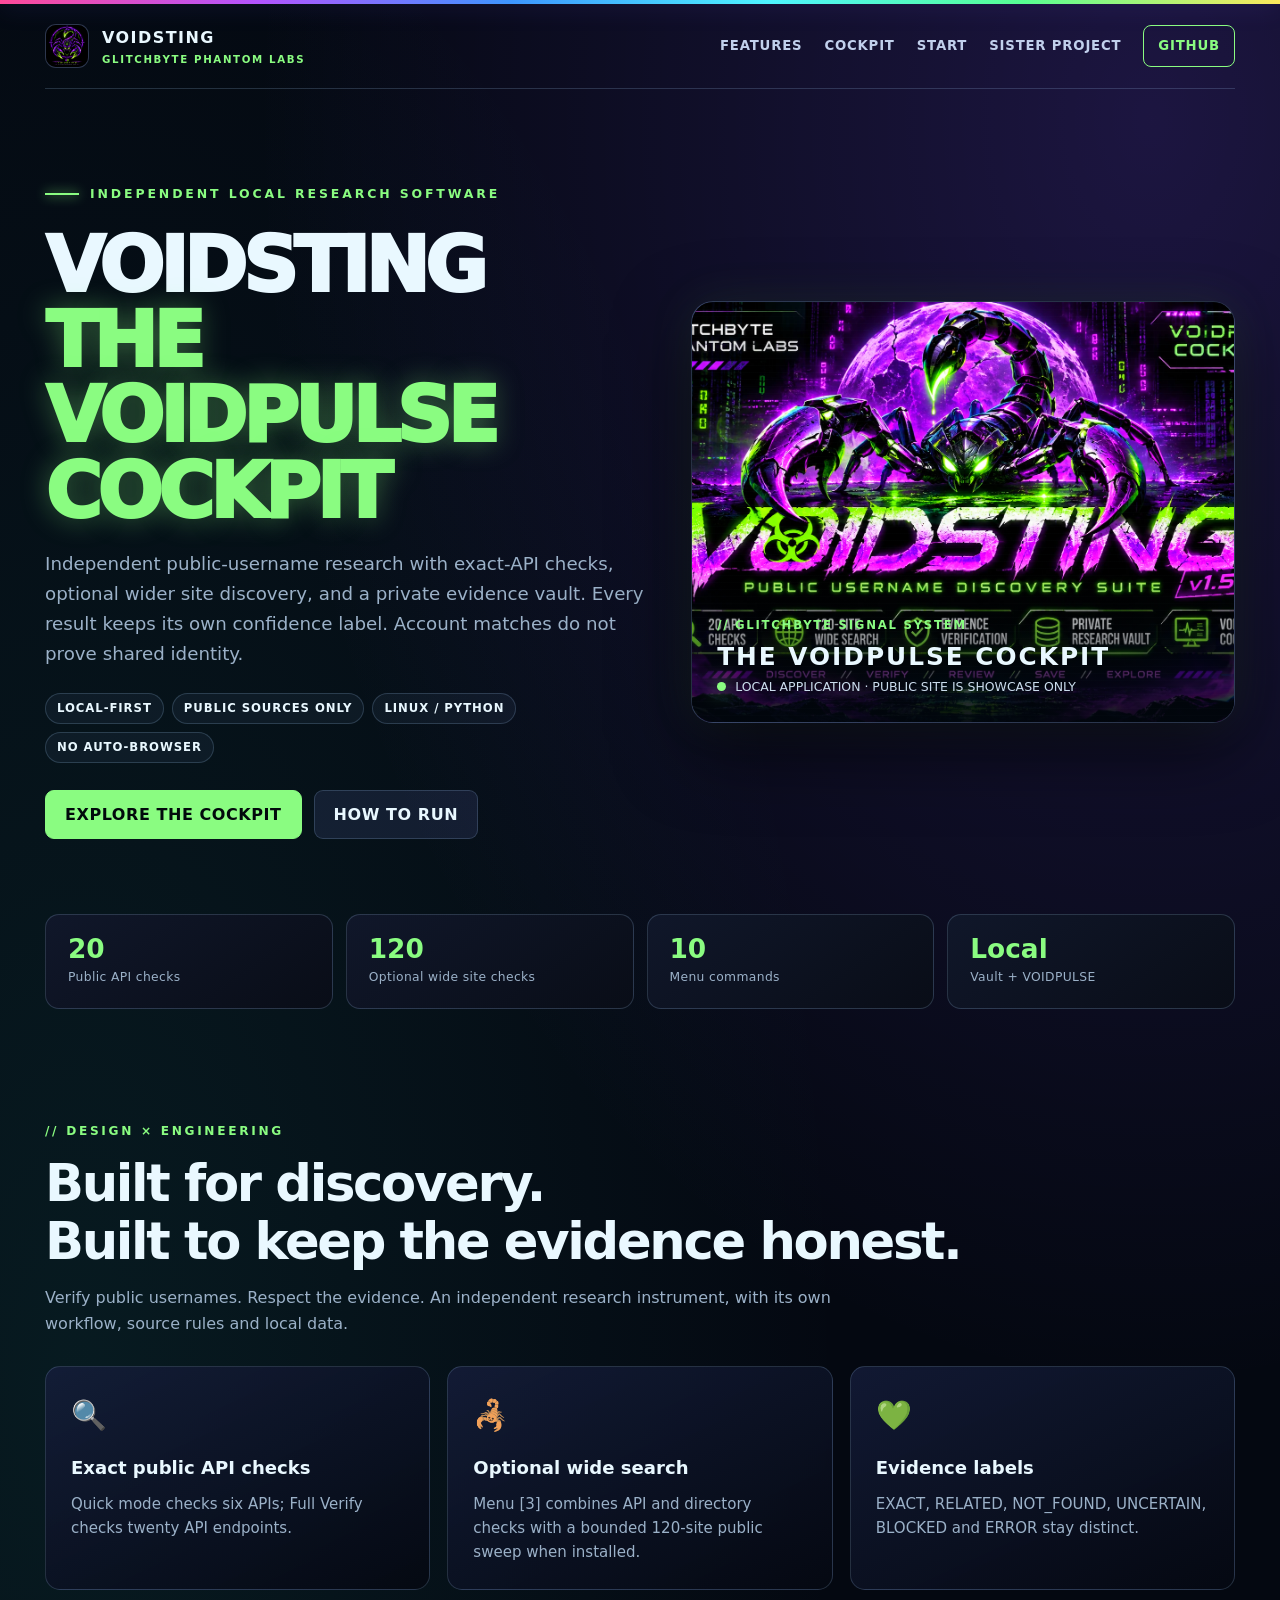
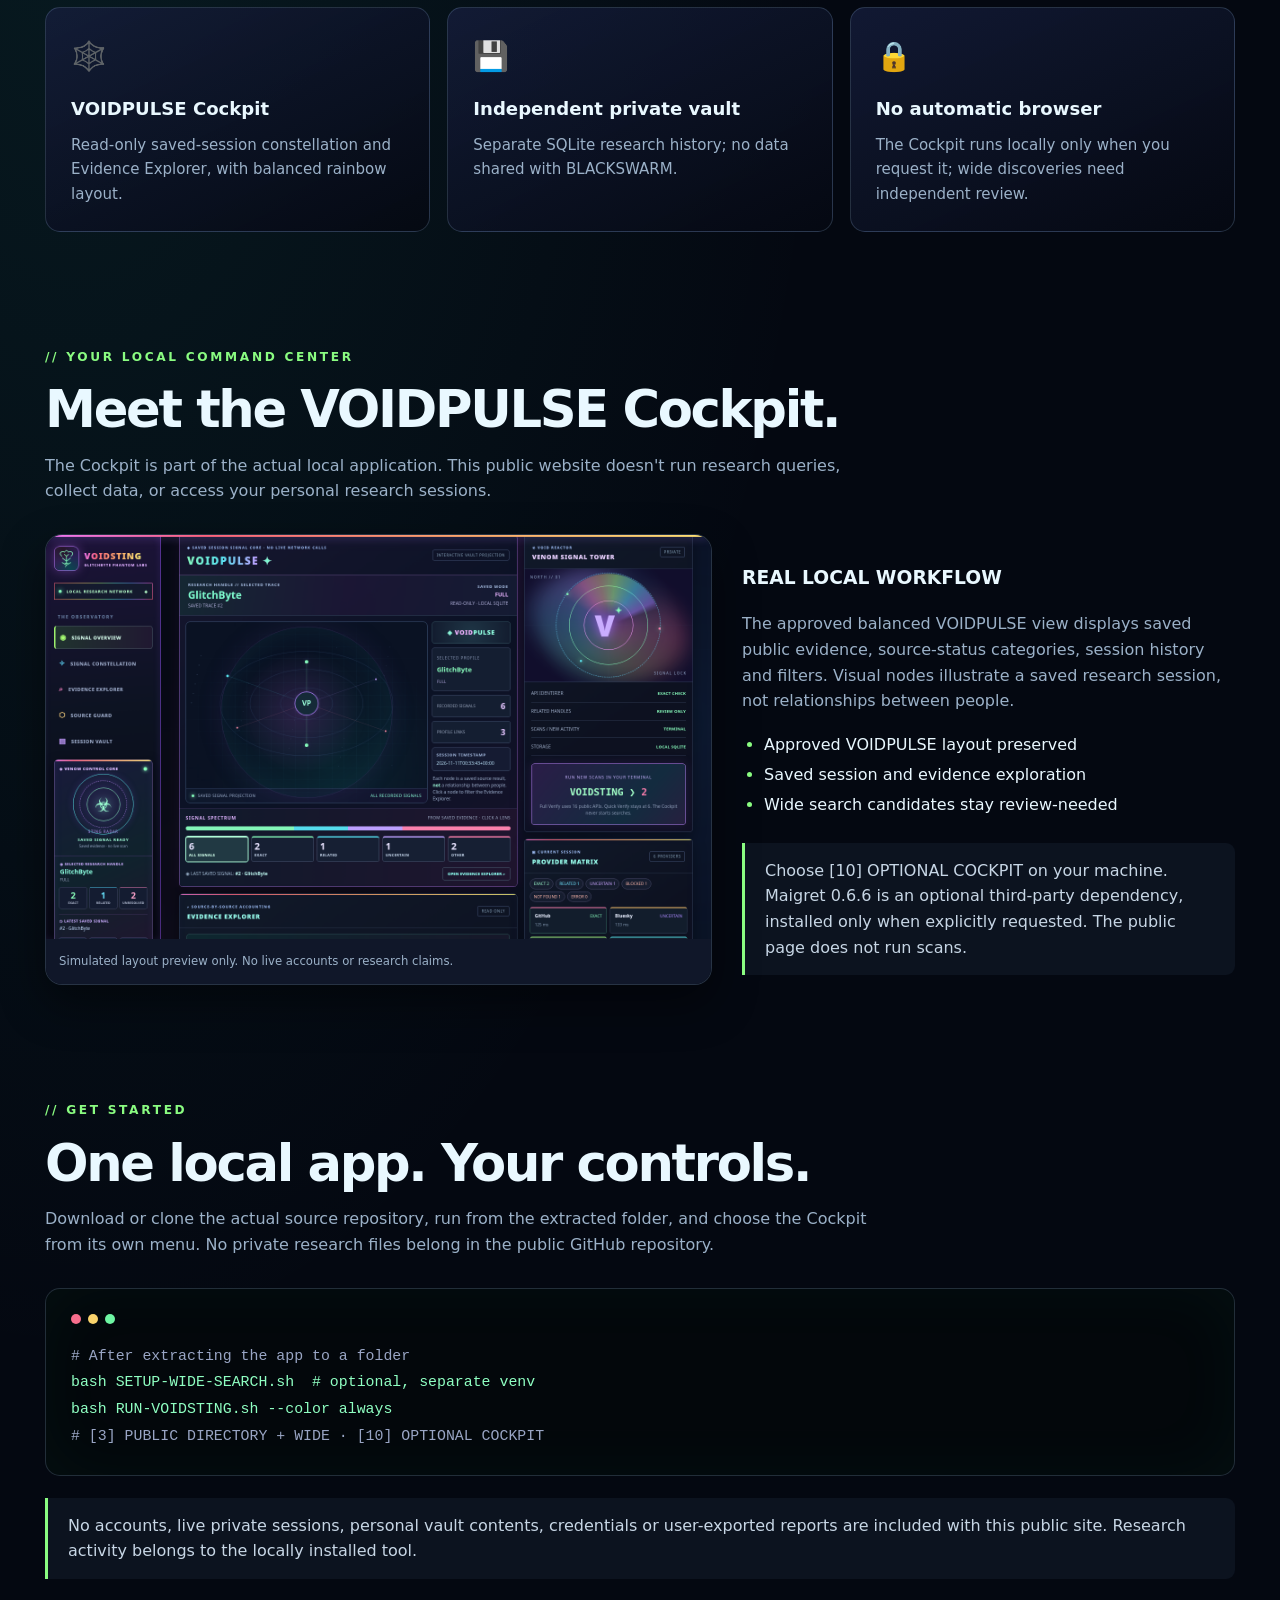
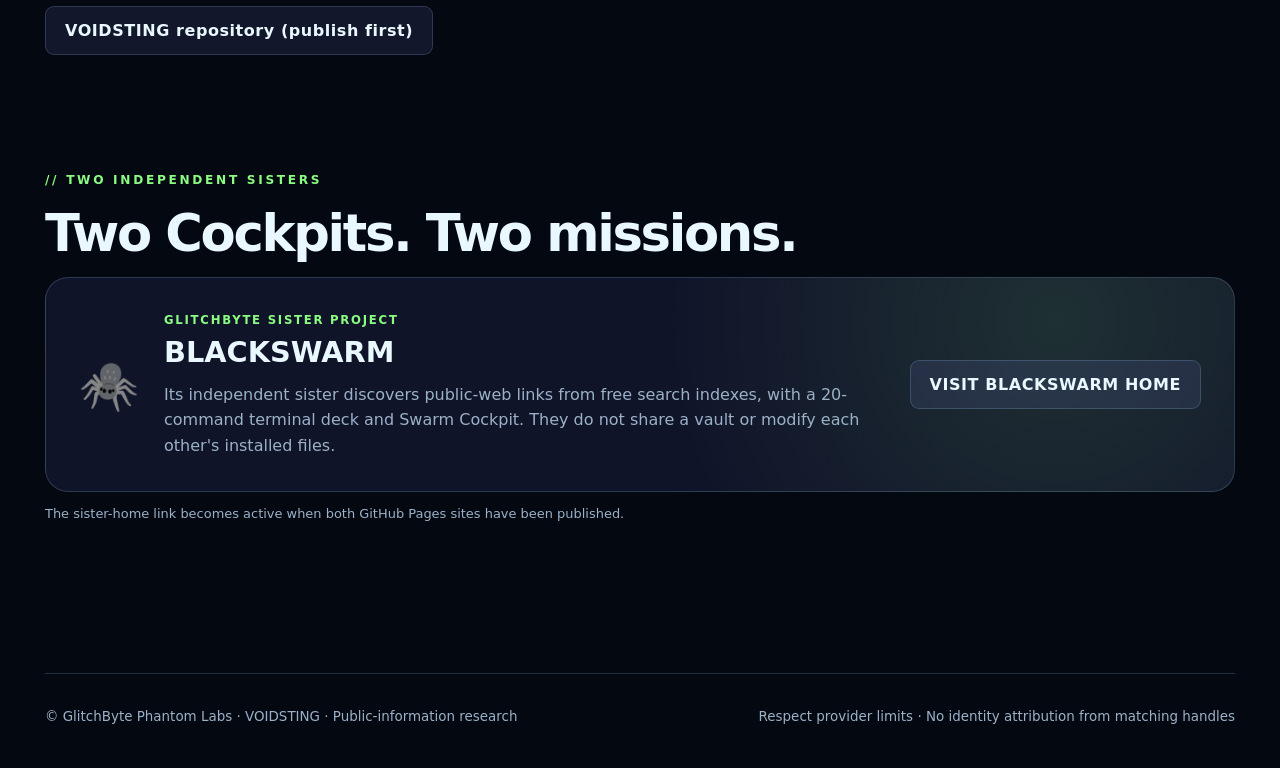
<file: docs/index.html>
<!doctype html>
<html lang="en"><head><meta charset="utf-8"><meta name="viewport" content="width=device-width,initial-scale=1"><title>VOIDSTING // GlitchByte Phantom Labs</title>
<meta name="description" content="Public username verification with a twenty-API engine, optional wide public-site sweep, private vault and local VOIDPULSE Cockpit."><meta name="theme-color" content="#05070f"><meta property="og:type" content="website"><meta property="og:title" content="VOIDSTING // GlitchByte Phantom Labs"><meta property="og:description" content="Public username verification with a twenty-API engine, optional wide public-site sweep, private vault and local VOIDPULSE Cockpit."><meta property="og:image" content="https://hellfire13666.github.io/VOIDSTING/assets/voidsting-share.jpg"><meta property="og:url" content="https://hellfire13666.github.io/VOIDSTING/"><meta property="og:image:width" content="1200"><meta property="og:image:height" content="630"><meta name="twitter:card" content="summary_large_image"><meta name="twitter:image" content="https://hellfire13666.github.io/VOIDSTING/assets/voidsting-share.jpg">
<link rel="icon" href="assets/voidsting-icon.png"><link rel="stylesheet" href="assets/site.css"></head><body style="--a:#8afc81;--b:#f34cbd">
<div class="stripe"></div><div class="shell">
<header class="top"><a class="mark" href="#top" aria-label="VOIDSTING home"><img src="assets/voidsting-icon.png" alt=""/><span>VOIDSTING<span class="small">GLITCHBYTE PHANTOM LABS</span></span></a><nav class="nav" aria-label="Main navigation"><a href="#features">FEATURES</a><a href="#cockpit">COCKPIT</a><a href="#start">START</a><a href="#sister">SISTER PROJECT</a><a class="lit" href="https://github.com/Hellfire13666/VOIDSTING" rel="noopener">GITHUB</a></nav></header>
<main id="top"><section class="hero"><div><div class="eyebrow">INDEPENDENT LOCAL RESEARCH SOFTWARE</div><h1>VOIDSTING<br><span class="neon">THE VOIDPULSE COCKPIT</span></h1><p class="intro">Independent public-username research with exact-API checks, optional wider site discovery, and a private evidence vault. Every result keeps its own confidence label. Account matches do not prove shared identity.</p><div class="labels"><span class="label">LOCAL-FIRST</span><span class="label">PUBLIC SOURCES ONLY</span><span class="label">LINUX / PYTHON</span><span class="label">NO AUTO-BROWSER</span></div><div class="actions"><a class="button" href="#cockpit">EXPLORE THE COCKPIT</a><a class="button ghost" href="#start">HOW TO RUN</a></div></div>
<div class="hero-art"><img src="assets/voidsting-hero.webp" alt="VOIDSTING neon cyber-scorpion release artwork"><div class="overlay"><span class="tiny">// GLITCHBYTE SIGNAL SYSTEM</span><strong>THE VOIDPULSE COCKPIT</strong><span class="signal"><span class="pulse"></span> LOCAL APPLICATION · PUBLIC SITE IS SHOWCASE ONLY</span></div></div></section>
<div class="stats"><div class="stat"><strong>20</strong><span>Public API checks</span></div><div class="stat"><strong>120</strong><span>Optional wide site checks</span></div><div class="stat"><strong>10</strong><span>Menu commands</span></div><div class="stat"><strong>Local</strong><span>Vault + VOIDPULSE</span></div></div>
<section id="features" class="section"><div class="kicker">// DESIGN × ENGINEERING</div><h2>Built for discovery.<br>Built to keep the evidence honest.</h2><p class="lead">Verify public usernames. Respect the evidence. An independent research instrument, with its own workflow, source rules and local data.</p><div class="cards"><article class="card"><div class="glyph" aria-hidden="true">🔍</div><h3>Exact public API checks</h3><p>Quick mode checks six APIs; Full Verify checks twenty API endpoints.</p></article><article class="card"><div class="glyph" aria-hidden="true">🦂</div><h3>Optional wide search</h3><p>Menu [3] combines API and directory checks with a bounded 120-site public sweep when installed.</p></article><article class="card"><div class="glyph" aria-hidden="true">💚</div><h3>Evidence labels</h3><p>EXACT, RELATED, NOT_FOUND, UNCERTAIN, BLOCKED and ERROR stay distinct.</p></article><article class="card"><div class="glyph" aria-hidden="true">🕸️</div><h3>VOIDPULSE Cockpit</h3><p>Read-only saved-session constellation and Evidence Explorer, with balanced rainbow layout.</p></article><article class="card"><div class="glyph" aria-hidden="true">💾</div><h3>Independent private vault</h3><p>Separate SQLite research history; no data shared with BLACKSWARM.</p></article><article class="card"><div class="glyph" aria-hidden="true">🔒</div><h3>No automatic browser</h3><p>The Cockpit runs locally only when you request it; wide discoveries need independent review.</p></article></div></section>
<section id="cockpit" class="section"><div class="kicker">// YOUR LOCAL COMMAND CENTER</div><h2>Meet the VOIDPULSE Cockpit.</h2><p class="lead">The Cockpit is part of the actual local application. This public website doesn't run research queries, collect data, or access your personal research sessions.</p><div class="cockpit"><div class="shot"><img loading="lazy" src="assets/voidsting-cockpit.png" alt="Simulated VOIDSTING Cockpit screenshot; no real profile findings"><div class="shotlabel">Simulated layout preview only. No live accounts or research claims.</div></div><div class="right"><h3>REAL LOCAL WORKFLOW</h3><p>The approved balanced VOIDPULSE view displays saved public evidence, source-status categories, session history and filters. Visual nodes illustrate a saved research session, not relationships between people.</p><ul><li>Approved VOIDPULSE layout preserved</li><li>Saved session and evidence exploration</li><li>Wide search candidates stay review-needed</li></ul><div class="note">Choose [10] OPTIONAL COCKPIT on your machine. Maigret 0.6.6 is an optional third-party dependency, installed only when explicitly requested. The public page does not run scans.</div></div></div></section>
<section id="start" class="section"><div class="kicker">// GET STARTED</div><h2>One local app. Your controls.</h2><p class="lead">Download or clone the actual source repository, run from the extracted folder, and choose the Cockpit from its own menu. No private research files belong in the public GitHub repository.</p><div class="terminal"><div class="bar"><span class="dot"></span><span class="dot"></span><span class="dot"></span></div><pre><span class="muted"># After extracting the app to a folder</span>
bash SETUP-WIDE-SEARCH.sh  # optional, separate venv
bash RUN-VOIDSTING.sh --color always
<span class="muted"># [3] PUBLIC DIRECTORY + WIDE · [10] OPTIONAL COCKPIT</span></pre></div><p class="note">No accounts, live private sessions, personal vault contents, credentials or user-exported reports are included with this public site. Research activity belongs to the locally installed tool.</p><div class="actions"><a class="button ghost" href="https://github.com/Hellfire13666/VOIDSTING" rel="noopener">VOIDSTING repository (publish first)</a></div></section>
<section id="sister" class="section"><div class="kicker">// TWO INDEPENDENT SISTERS</div><h2>Two Cockpits. Two missions.</h2><div class="sister"><div class="emblem" aria-hidden="true">🕷️</div><div><div class="tiny">GLITCHBYTE SISTER PROJECT</div><h3>BLACKSWARM</h3><p>Its independent sister discovers public-web links from free search indexes, with a 20-command terminal deck and Swarm Cockpit. They do not share a vault or modify each other's installed files.</p></div><a class="button ghost" href="https://hellfire13666.github.io/BLACKSWARM-SKULL-SWARM/" rel="noopener">VISIT BLACKSWARM HOME</a></div><p class="lead" style="font-size:.81rem">The sister-home link becomes active when both GitHub Pages sites have been published.</p></section></main>
<footer class="foot"><span>© GlitchByte Phantom Labs · VOIDSTING · Public-information research</span><span>Respect provider limits · No identity attribution from matching handles</span></footer></div></body></html>
</file>
<file: docs/assets/site.css>
:root{color-scheme:dark;--bg:#05070f;--panel:#0c1020;--panel2:#111730;--txt:#e9f8ff;--muted:#9bb1c8;--a:#52ffbd;--b:#7775ff;--c:#ff4abc;--line:rgba(172,212,255,.19)}
*{box-sizing:border-box}html{scroll-behavior:smooth}body{margin:0;font:16px/1.6 system-ui,-apple-system,Segoe UI,Arial,sans-serif;background:radial-gradient(ellipse 70% 32% at 90% 3%,rgba(125,74,255,.2),transparent),radial-gradient(ellipse 60% 40% at 6% 35%,rgba(41,223,198,.085),transparent),#040811;color:var(--txt)}a{color:inherit;text-decoration:none}a:hover{color:var(--a)}.shell{max-width:1250px;margin:auto;padding:0 30px}.top{display:flex;align-items:center;justify-content:space-between;gap:16px;padding:20px 0;border-bottom:1px solid var(--line)}.mark{display:flex;align-items:center;gap:13px;font-weight:900;letter-spacing:.09em}.mark img{height:44px;width:44px;object-fit:contain;border:1px solid var(--line);border-radius:11px;background:#101325}.mark .small{display:block;font-size:.64em;letter-spacing:.16em;color:var(--a);font-weight:700}.nav{display:flex;gap:22px;align-items:center;color:#c1d0ec;font-size:.83rem;font-weight:750;letter-spacing:.06em}.nav a{padding:8px 0}.nav .lit{padding:9px 14px;border:1px solid var(--a);border-radius:8px;color:var(--a)}.eyebrow{display:flex;align-items:center;gap:11px;color:var(--a);font-size:.78rem;letter-spacing:.23em;font-weight:800;text-transform:uppercase}.eyebrow:before{content:'';width:34px;height:2px;background:var(--a);box-shadow:0 0 12px var(--a)}.hero{padding:95px 0 75px;display:grid;grid-template-columns:1.05fr .95fr;gap:45px;align-items:center}.hero h1{font-size:clamp(3rem,6vw,6.3rem);line-height:.98;margin:24px 0 20px;font-weight:1000;letter-spacing:-.06em}.hero h1 .neon{color:var(--a);text-shadow:0 0 28px color-mix(in srgb,var(--a),transparent 65%)}.intro{font-size:1.14rem;color:var(--muted);max-width:600px;line-height:1.65;margin:0 0 22px}.labels{display:flex;gap:8px;flex-wrap:wrap;margin:24px 0}.label{border:1px solid var(--line);border-radius:99px;padding:5px 11px;background:rgba(145,180,255,.06);font-size:.73rem;letter-spacing:.08em;font-weight:700}.actions{display:flex;flex-wrap:wrap;gap:12px;margin-top:27px}.button{display:inline-flex;align-items:center;justify-content:center;min-height:48px;padding:11px 19px;border:1px solid var(--a);border-radius:9px;color:#020a0c;background:var(--a);font-weight:900;letter-spacing:.035em}.button:hover{background:#e9ffff;color:#06121c}.button.ghost{color:var(--txt);background:rgba(140,145,255,.11);border-color:var(--line)}.button.ghost:hover{border-color:var(--a)}.hero-art{background:linear-gradient(130deg,rgba(5,8,19,.05),rgba(5,8,19,.7)),linear-gradient(115deg,rgba(38,47,83,.8),rgba(5,8,19,.8));position:relative;min-height:420px;overflow:hidden;border:1px solid var(--line);border-radius:22px;box-shadow:0 25px 75px #0009,0 0 45px color-mix(in srgb,var(--a),transparent 90%)}.hero-art:before{content:'';position:absolute;inset:0;background:repeating-linear-gradient(0deg,transparent 0px,transparent 6px,rgba(155,244,255,.02) 7px);pointer-events:none;z-index:2}.hero-art img{width:100%;height:100%;min-height:420px;object-fit:cover;display:block;filter:saturate(1.17)}.hero-art .overlay{position:absolute;bottom:0;left:0;right:0;padding:38px 25px 25px;background:linear-gradient(transparent,rgba(1,6,13,.97))}.tiny{color:var(--a);font-weight:850;letter-spacing:.15em;font-size:.73rem;text-transform:uppercase}.hero-art .overlay strong{display:block;font-size:1.55rem;letter-spacing:.08em}.signal{display:flex;gap:9px;align-items:center;font-size:.78rem;color:#cbdded}.pulse{width:9px;height:9px;background:var(--a);border-radius:100%;box-shadow:0 0 20px var(--a)}.stripe{height:4px;background:linear-gradient(90deg,#ff4a99,#b454ff,#3d96ff,#4ef4ff,#57ff92,#fce95c);box-shadow:0 0 24px #6756ff5d}.stats{display:grid;grid-template-columns:repeat(4,1fr);gap:13px;margin-bottom:55px}.stat{border:1px solid var(--line);background:linear-gradient(145deg,#10172a,#090d17);border-radius:14px;padding:19px 22px}.stat strong{font-size:1.65rem;line-height:1.1;color:var(--a);display:block}.stat span{color:var(--muted);font-size:.77rem;letter-spacing:.03em}.section{padding:58px 0}.kicker{color:var(--a);letter-spacing:.22em;font-weight:900;font-size:.76rem}.section h2{font-size:clamp(1.9rem,4vw,3.5rem);letter-spacing:-.045em;line-height:1.13;margin:14px 0}.lead{max-width:850px;color:var(--muted);margin:12px 0 30px}.cards{display:grid;grid-template-columns:repeat(3,1fr);gap:17px}.card{padding:25px;border:1px solid var(--line);border-radius:15px;background:linear-gradient(155deg,rgba(22,30,61,.78),rgba(5,9,18,.94));min-height:180px}.glyph{font-size:1.8rem}.card h3{margin:16px 0 9px;font-size:1.13rem}.card p{margin:0;color:var(--muted);font-size:.94rem}.cockpit{display:grid;grid-template-columns:1.15fr .85fr;gap:30px;align-items:center;margin-top:30px}.shot{border-radius:17px;overflow:hidden;border:1px solid var(--line);background:#090d18;box-shadow:0 18px 45px #0007}.shot img{width:100%;display:block}.shotlabel{font-size:.73rem;color:var(--muted);padding:13px;background:#101729}.right p{color:var(--muted)}.right ul{padding-left:22px;line-height:1.9}.right li::marker{color:var(--a)}.terminal{padding:25px;border-radius:15px;border:1px solid var(--line);background:#03070b;box-shadow:inset 0 0 70px rgba(50,245,178,.04);margin-top:21px}.terminal .bar{display:flex;gap:7px;margin-bottom:19px}.terminal .dot{width:10px;height:10px;border-radius:50%;background:#f76e8d}.terminal .dot:nth-child(2){background:#f9d36c}.terminal .dot:nth-child(3){background:#6ef5a3}.terminal pre{overflow-x:auto;white-space:pre-wrap;overflow-wrap:anywhere;color:#8fffc2;font-size:.93rem;margin:0;line-height:1.8;font-family:ui-monospace,Consolas,monospace}.terminal .muted{color:#99a5c4}.sister{border:1px solid var(--line);background:radial-gradient(circle at 85% 20%,color-mix(in srgb,var(--a),transparent 88%),transparent 38%),#101429;border-radius:23px;padding:33px;display:grid;grid-template-columns:auto 1fr auto;gap:25px;align-items:center}.sister .emblem{font-size:3rem;line-height:1}.sister h3{margin:0 0 6px;font-size:1.8rem}.sister p{margin:0;color:var(--muted)}.foot{margin-top:60px;border-top:1px solid var(--line);padding:32px 0 40px;color:var(--muted);font-size:.84rem;display:flex;justify-content:space-between;gap:15px;flex-wrap:wrap}.note{border-left:3px solid var(--a);background:rgba(138,190,255,.06);padding:15px 20px;color:#c7d6e5;border-radius:0 9px 9px 0;margin-top:22px}code{color:var(--a)}:focus-visible{outline:3px solid var(--a);outline-offset:4px}
@media(max-width:1000px){.hero{grid-template-columns:1fr;padding-top:70px}.hero-art{max-width:770px}.cockpit{grid-template-columns:1fr}.sister{grid-template-columns:auto 1fr}.sister .button{grid-column:2;justify-self:start}.nav{gap:13px}.stats{grid-template-columns:repeat(2,1fr)}}@media(max-width:670px){.shell{padding:0 18px}.top{align-items:flex-start;flex-direction:column}.nav{font-size:.73rem;gap:12px;flex-wrap:wrap}.hero{padding:57px 0}.hero-art{min-height:255px}.hero-art img{min-height:255px}.stats{gap:10px}.stat{padding:14px}.stat strong{font-size:1.4rem}.cards{grid-template-columns:1fr}.sister{grid-template-columns:1fr}.sister .button{grid-column:auto}.section{padding:40px 0}}
@media(prefers-reduced-motion:reduce){html{scroll-behavior:auto}}
</file>
